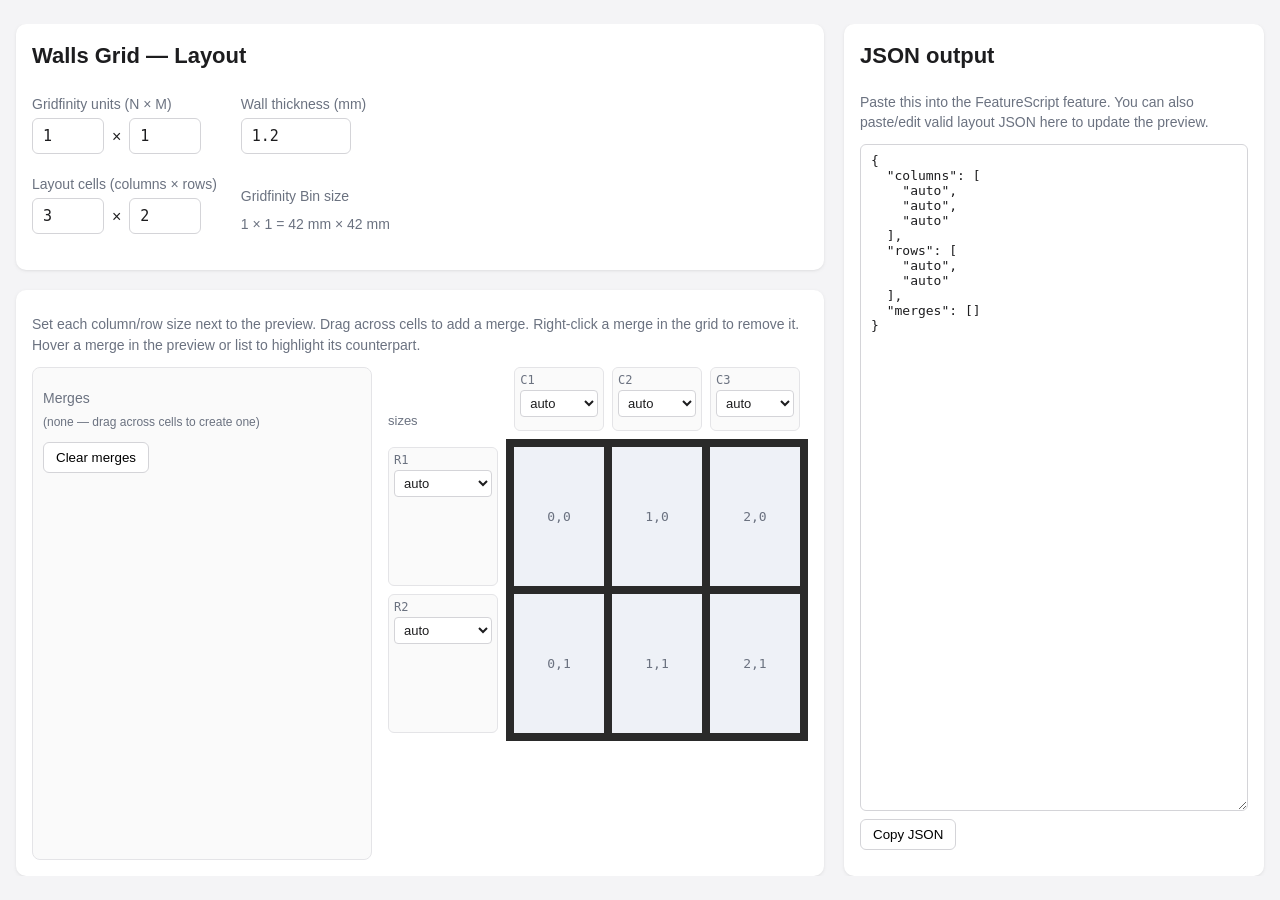
<file: featurescripts/dividers/preview.html>
<!doctype html>
<html lang="en">
<head>
<meta charset="utf-8">
<title>Walls Grid — Layout Preview</title>
<style>
  :root {
    --bg: #f4f4f6;
    --panel: #ffffff;
    --ink: #1d1d1f;
    --muted: #6b7280;
    --wall: #2a2a2a;
    --cell: #eef1f7;
    --accent: #1f6feb;
    --merge: #d6e8ff;
    --merge-border: #1f6feb;
    --error: #b91c1c;
    --shadow: 0 1px 2px rgba(0,0,0,.04), 0 1px 4px rgba(0,0,0,.06);
    --mono: ui-monospace, "SF Mono", Menlo, Consolas, monospace;
  }
  * { box-sizing: border-box; }
  html, body { height: 100%; margin: 0; padding: 0; background: var(--bg); color: var(--ink);
              overflow: hidden; font: 16px/1.45 -apple-system, BlinkMacSystemFont, "Segoe UI", Roboto, sans-serif; }
  main { width: 100%; height: calc(100vh - 48px); max-width: none; margin: 24px auto; padding: 0 16px; display: grid;
         grid-template-columns: minmax(0, 1fr) minmax(320px, 420px); gap: 20px; align-items: stretch; overflow: hidden; }
  h1 { font-size: 22px; margin: 0 0 12px; }
  .workspace { display: grid; grid-template-rows: auto minmax(0, 1fr); gap: 20px; min-width: 0; min-height: 0; }
  .panel, .stage { background: var(--panel); border-radius: 10px; padding: 16px; box-shadow: var(--shadow); min-width: 0; min-height: 0; }
  .stage { display: flex; flex-direction: column; overflow: hidden; }
  label { display: block; font-size: 14px; color: var(--muted); margin: 10px 0 4px; }
  input[type=text], input[type=number], textarea, select {
    width: 100%; padding: 8px 10px; border: 1px solid #d4d4d8; border-radius: 6px;
    background: #fff; font: 15px var(--mono); color: var(--ink);
  }
  select { font-family: inherit; }
  textarea { resize: vertical; min-height: 140px; font-size: 13px; }
  .row { display: grid; grid-template-columns: 1fr 1fr; gap: 10px; }
  .settings-grid { display: grid; grid-template-columns: max-content max-content 1fr; gap: 10px 24px; align-items: end; }
  .setting-pair.grid-units { grid-column: 1; grid-row: 1; }
  .setting-thickness { grid-column: 2; grid-row: 1; }
  .setting-pair.layout-units { grid-column: 1; grid-row: 2; }
  .setting-display { grid-column: 2 / span 2; grid-row: 2; }
  .pair-inputs { display: flex; align-items: center; gap: 8px; }
  .pair-inputs input { width: 72px; }
  .setting-thickness input { width: 110px; }
  .setting-wide { grid-column: span 2; min-width: 260px; }
  .output-panel { position: sticky; top: 16px; height: 100%; display: flex; flex-direction: column; overflow: hidden; }
  .output-panel textarea { min-height: 0; height: auto; flex: 1 1 auto; overflow: auto; }
  button { font: 15px inherit; padding: 7px 12px; border: 1px solid #d4d4d8;
           background: #fff; border-radius: 6px; cursor: pointer; }
  button:hover { background: #f5f5f7; }
  button.ghost { border: none; background: transparent; color: var(--accent); padding: 4px 6px; }
  .derived { color: var(--muted); font-size: 14px; margin-top: 8px; }
  .stage-body { display: grid; grid-template-columns: minmax(260px, 340px) minmax(0, 1fr); gap: 16px; align-items: stretch; flex: 1 1 auto; min-height: 0; overflow: hidden; }
  .merge-sidebar { background: #fafafa; border: 1px solid #e4e4e7; border-radius: 8px; padding: 10px; height: 100%; overflow: auto; }
  .merges { display: flex; flex-direction: column; gap: 6px; margin-top: 6px; }
  .merge-row { display: flex; align-items: center; justify-content: space-between; gap: 8px;
               font: 12px var(--mono); white-space: nowrap; border-radius: 6px; padding: 3px 4px; }
  .merge-row.highlight { background: var(--merge); }
  .hint { font-size: 14px; color: var(--muted); margin: 8px 0 12px; }
  .err { color: var(--error); font-size: 14px; margin-top: 6px; min-height: 1em; }
  .layout-editor { display: grid; grid-template-columns: 110px minmax(0, 1fr); grid-template-rows: auto minmax(0, 1fr);
                   gap: 8px; align-items: start; justify-items: start; overflow: hidden; min-height: 0; height: 100%; padding-bottom: 0; }
  .corner { grid-column: 1; grid-row: 1; color: var(--muted); font-size: 13px; align-self: end; }
  .col-controls { grid-column: 2; grid-row: 1; display: grid; gap: 0; align-items: end; min-width: 0; overflow: hidden; }
  .row-controls { grid-column: 1; grid-row: 2; display: grid; gap: 0; min-width: 110px; overflow: hidden; }
  .track-control { background: #fafafa; border: 1px solid #e4e4e7; border-radius: 6px; padding: 5px;
                   min-width: 0; min-height: 64px; overflow: hidden; }
  .track-control .track-title { color: var(--muted); font: 12px var(--mono); margin-bottom: 3px; white-space: nowrap; }
  .track-control select, .track-control input { padding: 4px 5px; font-size: 13px; border-radius: 4px; }
  .track-control input { margin-top: 4px; }
  .grid {
    grid-column: 2; grid-row: 2;
    display: grid; background: var(--wall); gap: 0;
    border: 0; padding: 0; user-select: none;
    width: 100%; min-width: 0; aspect-ratio: 4 / 3;
  }
  .cell {
    background: var(--cell); position: relative; cursor: crosshair;
    transition: background 80ms ease;
    display: flex; align-items: center; justify-content: center;
    font: 13px var(--mono); color: var(--muted);
  }
  .cell:hover { background: #dfe4ec; }
  .cell.selecting { background: #cfe2ff; }
  .grid.dragging .cell.selecting { background: rgba(34, 197, 94, .36); }
  .merge-overlay {
    background: var(--merge); outline: none;
    pointer-events: none; z-index: 2;
    display: flex; align-items: center; justify-content: center;
    font: 13px var(--mono); color: var(--accent);
  }
  .merge-overlay.highlight { background: #bcdcff; z-index: 3; }
  .grid.dragging .merge-overlay { background: rgba(214, 232, 255, .5); outline: 6px dashed var(--merge-border); outline-offset: -6px; opacity: 1; }
  .toolbar { display: flex; gap: 8px; flex-wrap: wrap; margin-bottom: 10px; }
  details { margin-top: 14px; }
  summary { cursor: pointer; color: var(--muted); font-size: 12px; }
  @media (max-width: 900px) {
    html, body { overflow: auto; }
    main { height: auto; grid-template-columns: 1fr; margin-top: 12px; overflow: visible; }
    .workspace { min-height: 0; }
    .stage { overflow: visible; }
    .output-panel { position: static; height: auto; }
    .output-panel textarea { height: auto; min-height: 220px; flex: none; }
    .settings-grid { grid-template-columns: repeat(auto-fit, minmax(180px, 1fr)); }
    .setting-pair.grid-units, .setting-thickness, .setting-pair.layout-units, .setting-display { grid-column: auto; grid-row: auto; }
    .setting-wide { grid-column: 1 / -1; }
    .stage-body { grid-template-columns: 1fr; overflow: visible; }
    .merge-sidebar { height: auto; max-height: 220px; }
    .layout-editor { height: 70vh; min-height: 360px; }
  }
</style>
</head>
<body>
<main>
  <div class="workspace">
    <section class="panel">
      <h1>Walls Grid — Layout</h1>
      <div class="settings-grid">
        <div class="setting-pair grid-units">
          <label>Gridfinity units (N × M)</label>
          <div class="pair-inputs">
            <input id="boxCols" type="number" value="1" step="1" min="1" aria-label="Gridfinity width units">
            <span>×</span>
            <input id="boxRows" type="number" value="1" step="1" min="1" aria-label="Gridfinity depth units">
          </div>
        </div>
        <div class="setting-thickness">
          <label>Wall thickness (mm)</label>
          <input id="thickness" type="number" value="1.2" step="0.1" min="0" disabled>
        </div>
        <div class="setting-pair layout-units">
          <label>Layout cells (columns × rows)</label>
          <div class="pair-inputs">
            <input id="colCount" type="number" value="3" step="1" min="1" aria-label="Layout columns">
            <span>×</span>
            <input id="rowCount" type="number" value="2" step="1" min="1" aria-label="Layout rows">
          </div>
        </div>
        <div class="setting-display">
          <label>Gridfinity Bin size</label>
          <div class="derived"><span id="derivedSize"></span></div>
        </div>
      </div>
      <div class="err" id="err"></div>
    </section>

    <section class="stage">
      <div class="hint">Set each column/row size next to the preview. Drag across cells to add a merge. Right-click a merge in the grid to remove it. Hover a merge in the preview or list to highlight its counterpart.</div>
      <div class="stage-body">
        <aside class="merge-sidebar">
          <label>Merges</label>
          <div id="merges" class="merges"></div>
          <div class="toolbar" style="margin-top:10px">
            <button id="clearMerges">Clear merges</button>
          </div>
        </aside>
        <div id="layoutEditor" class="layout-editor">
          <div class="corner">sizes</div>
          <div id="colControls" class="col-controls"></div>
          <div id="rowControls" class="row-controls"></div>
          <div id="grid" class="grid"></div>
        </div>
      </div>
    </section>
  </div>

  <aside class="panel output-panel">
    <h1>JSON output</h1>
    <div class="hint">Paste this into the FeatureScript feature. You can also paste/edit valid layout JSON here to update the preview.</div>
    <textarea id="out"></textarea>
    <div class="toolbar" style="margin-top:8px">
      <button id="copy">Copy JSON</button>
    </div>
  </aside>
</main>

<script>
const $ = (id) => document.getElementById(id);
const GRIDFINITY_MM = 42;
const UNIT_FACTORS_TO_MM = {
  mm: 1, millimeter: 1, millimeters: 1,
  cm: 10, centimeter: 10, centimeters: 10,
  m: 1000, meter: 1000, meters: 1000,
  in: 25.4, inch: 25.4, inches: 25.4,
};
const UNIT_NAMES = Object.keys(UNIT_FACTORS_TO_MM).sort((a, b) => b.length - a.length);

const state = {
  boxCols: 1,
  boxRows: 1,
  cols: [
    { kind: 'auto', expr: '1' },
    { kind: 'auto', expr: '1' },
    { kind: 'auto', expr: '1' },
  ],
  rows: [
    { kind: 'auto', expr: '1' },
    { kind: 'auto', expr: '1' },
  ],
  thickness: 1.2,
  merges: [],
  highlightedMerge: null,
};

function newTrack() {
  return { kind: 'auto', expr: '1' };
}

function cloneTrack(t) {
  return { kind: t.kind, expr: t.expr };
}

function gridWidth() {
  return state.boxCols * GRIDFINITY_MM;
}

function gridDepth() {
  return state.boxRows * GRIDFINITY_MM;
}

function evalNumberExpression(expr, label) {
  const s = String(expr ?? '').trim();
  if (!s) throw new Error(label + ' expression is empty.');
  if (!/^[0-9+\-*\/().\s]+$/.test(s))
    throw new Error(label + ' may only use numbers and + - * / ( ).');
  let value;
  try {
    value = Function('"use strict"; return (' + s + ');')();
  } catch (e) {
    throw new Error('Cannot evaluate ' + label + ': ' + s);
  }
  if (typeof value !== 'number' || !Number.isFinite(value) || value <= 0)
    throw new Error(label + ' must evaluate to a positive number.');
  return value;
}

function splitLengthExpression(expr) {
  let s = String(expr ?? '').trim();
  for (const unit of UNIT_NAMES) {
    if (s.toLowerCase().endsWith(unit)) {
      const body = s.slice(0, -unit.length).trim();
      if (body && !/[a-zA-Z]$/.test(body))
        return { body, unit };
    }
  }
  if (/[a-zA-Z]/.test(s))
    throw new Error('Unknown length unit in: ' + s);
  return { body: s, unit: 'mm' };
}

function evalLengthMm(expr, label) {
  const split = splitLengthExpression(expr);
  return evalNumberExpression(split.body, label) * UNIT_FACTORS_TO_MM[split.unit.toLowerCase()];
}

function resolveTrackSizes(tracks, total, label) {
  let fixedTotal = 0;
  let flexTotal = 0;
  const fixed = [];
  const flex = [];
  for (let i = 0; i < tracks.length; i++) {
    const t = tracks[i];
    if (t.kind === 'fixed') {
      const mm = evalLengthMm(t.expr, label + ' ' + (i + 1));
      fixed[i] = mm;
      fixedTotal += mm;
    } else if (t.kind === 'frac') {
      const weight = evalNumberExpression(t.expr, label + ' ' + (i + 1));
      flex[i] = weight;
      flexTotal += weight;
    } else {
      flex[i] = 1;
      flexTotal += 1;
    }
  }

  const remaining = total - fixedTotal;
  if (remaining < -1e-9)
    throw new Error('Fixed ' + label.toLowerCase() + ' sizes exceed total ' + total + ' mm.');
  if (flexTotal === 0 && remaining > 1e-9)
    throw new Error('Fixed ' + label.toLowerCase() + ' sizes do not fill the total and there are no auto/fractional tracks.');

  return tracks.map((t, i) => t.kind === 'fixed' ? fixed[i] : remaining * (flex[i] / flexTotal));
}

function computeLayout() {
  const width = gridWidth();
  const depth = gridDepth();
  return {
    width,
    depth,
    colSizes: resolveTrackSizes(state.cols, width, 'Column'),
    rowSizes: resolveTrackSizes(state.rows, depth, 'Row'),
  };
}

function fallbackLayout() {
  return {
    width: gridWidth(),
    depth: gridDepth(),
    colSizes: state.cols.map(() => GRIDFINITY_MM),
    rowSizes: state.rows.map(() => GRIDFINITY_MM),
  };
}

function sizeTemplate(sizes) {
  return sizes.map(v => Math.max(v, 0.001) + 'fr').join(' ');
}

function trackToJson(t, axis, i) {
  if (t.kind === 'auto') return 'auto';
  if (t.kind === 'frac') return +evalNumberExpression(t.expr, axis + ' ' + (i + 1)).toFixed(9);
  return +evalLengthMm(t.expr, axis + ' ' + (i + 1)).toFixed(6) + ' mm';
}

function toJson() {
  return {
    columns: state.cols.map((t, i) => trackToJson(t, 'Column', i)),
    rows: state.rows.map((t, i) => trackToJson(t, 'Row', i)),
    merges: state.merges.map(m => ({ cols: [m.c0, m.c1], rows: [m.r0, m.r1] })),
  };
}

function trackFromJson(entry, label) {
  if (entry === 'auto')
    return { kind: 'auto', expr: '1' };
  if (typeof entry === 'number') {
    if (!Number.isFinite(entry) || entry <= 0)
      throw new Error(label + ' fraction must be a positive number.');
    return { kind: 'frac', expr: String(entry) };
  }
  if (typeof entry === 'string') {
    const s = entry.trim();
    if (s === 'auto')
      return { kind: 'auto', expr: '1' };
    if (s.toLowerCase().startsWith('frac:')) {
      const expr = s.slice(5).trim();
      evalNumberExpression(expr, label + ' fraction');
      return { kind: 'frac', expr };
    }
    if (s.toLowerCase().startsWith('len:')) {
      const expr = s.slice(4).trim();
      evalLengthMm(expr, label + ' length');
      return { kind: 'fixed', expr };
    }
    if (/[a-zA-Z]/.test(s)) {
      evalLengthMm(s, label + ' length');
      return { kind: 'fixed', expr: s };
    }
    evalNumberExpression(s, label + ' fraction');
    return { kind: 'frac', expr: s };
  }
  throw new Error(label + ' must be "auto", a positive number, a length string, or frac:/len: expression.');
}

function mergeFromJson(m, ncols, nrows, label) {
  if (!m || typeof m !== 'object' || !Array.isArray(m.cols) || !Array.isArray(m.rows) || m.cols.length !== 2 || m.rows.length !== 2)
    throw new Error(label + ' must look like {"cols":[a,b],"rows":[c,d]}.');

  const c0 = Math.floor(Number(m.cols[0]));
  const c1 = Math.floor(Number(m.cols[1]));
  const r0 = Math.floor(Number(m.rows[0]));
  const r1 = Math.floor(Number(m.rows[1]));
  if (![c0, c1, r0, r1].every(Number.isFinite))
    throw new Error(label + ' indices must be numbers.');
  if (c0 < 0 || c1 >= ncols || c0 > c1)
    throw new Error(label + ' columns are out of range or reversed.');
  if (r0 < 0 || r1 >= nrows || r0 > r1)
    throw new Error(label + ' rows are out of range or reversed.');
  return { c0, c1, r0, r1 };
}

function positiveIntFromJson(value, fallback, label) {
  if (value === undefined)
    return fallback;
  const n = Math.floor(Number(value));
  if (!Number.isFinite(n) || n < 1)
    throw new Error(label + ' must be a positive integer.');
  return n;
}

function parseLayoutJsonText(text) {
  const parsed = JSON.parse(text);
  if (!parsed || typeof parsed !== 'object' || Array.isArray(parsed))
    throw new Error('Top-level JSON must be an object.');
  if (!Array.isArray(parsed.columns) || parsed.columns.length === 0)
    throw new Error('JSON must contain a non-empty "columns" array.');
  if (!Array.isArray(parsed.rows) || parsed.rows.length === 0)
    throw new Error('JSON must contain a non-empty "rows" array.');

  const cols = parsed.columns.map((x, i) => trackFromJson(x, 'Column ' + (i + 1)));
  const rows = parsed.rows.map((x, i) => trackFromJson(x, 'Row ' + (i + 1)));
  const mergesRaw = parsed.merges === undefined ? [] : parsed.merges;
  if (!Array.isArray(mergesRaw))
    throw new Error('"merges" must be an array.');
  const merges = mergesRaw.map((m, i) => mergeFromJson(m, cols.length, rows.length, 'Merge ' + (i + 1)));

  const gridfinity = parsed.gridfinity && typeof parsed.gridfinity === 'object' ? parsed.gridfinity : {};
  return {
    cols,
    rows,
    merges,
    boxCols: positiveIntFromJson(parsed.boxCols ?? gridfinity.cols, state.boxCols, 'Gridfinity width units'),
    boxRows: positiveIntFromJson(parsed.boxRows ?? gridfinity.rows, state.boxRows, 'Gridfinity depth units'),
  };
}

function applyLayoutJsonText(text) {
  const next = parseLayoutJsonText(text);
  state.boxCols = next.boxCols;
  state.boxRows = next.boxRows;
  state.cols = next.cols;
  state.rows = next.rows;
  state.merges = next.merges;
  state.highlightedMerge = null;
}

function isCovered(r, c, merges) {
  return merges.findIndex(m => c >= m.c0 && c <= m.c1 && r >= m.r0 && r <= m.r1);
}

function setCount(axis, count) {
  const arr = axis === 'cols' ? state.cols : state.rows;
  count = Math.max(1, Math.floor(Number(count) || 1));
  while (arr.length < count) arr.push(newTrack());
  if (arr.length > count) arr.length = count;
  filterMerges();
}

function setBoxUnits(axis, count) {
  count = Math.max(1, Math.floor(Number(count) || 1));
  if (axis === 'cols')
    state.boxCols = count;
  else
    state.boxRows = count;
}

function filterMerges() {
  state.merges = state.merges.filter(m =>
    m.c0 >= 0 && m.c1 < state.cols.length &&
    m.r0 >= 0 && m.r1 < state.rows.length
  );
  if (state.highlightedMerge != null && state.highlightedMerge >= state.merges.length)
    state.highlightedMerge = null;
}

function renderTrackControls(layout) {
  renderAxisControls('cols', $('colControls'), state.cols, layout.colSizes);
  renderAxisControls('rows', $('rowControls'), state.rows, layout.rowSizes);
}

function styleAxisControls(axis, wrap, sizes) {
  if (axis === 'cols') {
    wrap.style.gridTemplateColumns = sizeTemplate(sizes);
    wrap.style.gridTemplateRows = '';
    wrap.style.columnGap = `${(state.thickness / Math.max(gridWidth(), 1)) * 100}%`;
    wrap.style.rowGap = '0';
    wrap.style.padding = `0 ${(state.thickness / Math.max(gridWidth(), 1)) * 100}%`;
  } else {
    wrap.style.gridTemplateColumns = '';
    wrap.style.gridTemplateRows = sizeTemplate(sizes);
    wrap.style.rowGap = `${(state.thickness / Math.max(gridDepth(), 1)) * 100}%`;
    wrap.style.columnGap = '0';
    wrap.style.padding = `${(state.thickness / Math.max(gridDepth(), 1)) * 100}% 0`;
  }
}

function renderAxisControls(axis, wrap, tracks, sizes) {
  wrap.innerHTML = '';
  styleAxisControls(axis, wrap, sizes);

  tracks.forEach((track, i) => {
    const el = document.createElement('div');
    el.className = 'track-control';
    const title = document.createElement('div');
    title.className = 'track-title';
    title.textContent = (axis === 'cols' ? 'C' : 'R') + (i + 1);
    el.appendChild(title);

    const sel = document.createElement('select');
    sel.innerHTML = '<option value="auto">auto</option><option value="frac">fractional</option><option value="fixed">length</option>';
    sel.value = track.kind;
    sel.addEventListener('change', () => {
      track.kind = sel.value;
      if (track.kind === 'frac' && !track.expr) track.expr = '1';
      if (track.kind === 'fixed' && !track.expr) track.expr = '42';
      render();
    });
    el.appendChild(sel);

    if (track.kind !== 'auto') {
      const input = document.createElement('input');
      input.type = 'text';
      input.value = track.expr;
      input.placeholder = track.kind === 'frac' ? 'e.g. 1/3' : 'mm, e.g. 42/2';
      input.addEventListener('input', () => {
        track.expr = input.value;
        refresh();
      });
      el.appendChild(input);
    }

    wrap.appendChild(el);
  });
}

let latestLayout = null;

function renderGrid(layout) {
  latestLayout = layout;
  const grid = $('grid');
  const width = layout.width || 1;
  const depth = layout.depth || 1;
  const t = state.thickness || 0;

  grid.style.gridTemplateColumns = sizeTemplate(layout.colSizes);
  grid.style.gridTemplateRows = sizeTemplate(layout.rowSizes);
  grid.style.aspectRatio = width + ' / ' + depth;
  grid.style.columnGap = `${(t / width) * 100}%`;
  grid.style.rowGap = `${(t / depth) * 100}%`;
  // CSS top/bottom percentage padding is measured against the element width,
  // so use width here too; otherwise top/bottom walls get too large when width != depth.
  grid.style.padding = `${(t / width) * 100}% ${(t / width) * 100}%`;
  grid.innerHTML = '';

  const nC = state.cols.length, nR = state.rows.length;
  for (let r = 0; r < nR; r++) {
    for (let c = 0; c < nC; c++) {
      const el = document.createElement('div');
      el.className = 'cell';
      el.style.gridColumn = `${c + 1} / ${c + 2}`;
      el.style.gridRow = `${r + 1} / ${r + 2}`;
      el.dataset.r = r;
      el.dataset.c = c;
      el.textContent = `${c},${r}`;
      grid.appendChild(el);
    }
  }

  state.merges.forEach((m, idx) => {
    const ov = document.createElement('div');
    ov.className = 'merge-overlay' + (idx === state.highlightedMerge ? ' highlight' : '');
    ov.style.gridColumn = `${m.c0 + 1} / ${m.c1 + 2}`;
    ov.style.gridRow = `${m.r0 + 1} / ${m.r1 + 2}`;
    ov.dataset.mergeIndex = idx;
    ov.textContent = `[${m.c0}–${m.c1}] × [${m.r0}–${m.r1}]`;
    grid.appendChild(ov);
  });
  fitPreview(layout);
}

function fitPreview(layout) {
  requestAnimationFrame(() => {
    if (layout !== latestLayout) return;

    const editor = $('layoutEditor');
    const grid = $('grid');
    const colControls = $('colControls');
    const rowControls = $('rowControls');
    const editorStyles = getComputedStyle(editor);
    const gapX = parseFloat(editorStyles.columnGap) || 8;
    const gapY = parseFloat(editorStyles.rowGap) || 8;
    const sideWidth = rowControls.getBoundingClientRect().width || 110;
    const topHeight = colControls.getBoundingClientRect().height || 0;
    const availableW = Math.max(1, editor.clientWidth - sideWidth - gapX);
    const availableH = Math.max(1, editor.clientHeight - topHeight - gapY);
    const totalW = Math.max(1, layout.width + 2 * state.thickness);
    const totalD = Math.max(1, layout.depth + 2 * state.thickness);
    const aspect = totalW / totalD;
    const fittedW = Math.max(1, Math.min(availableW, availableH * aspect));
    const fittedH = fittedW / aspect;
    const pxPerMmX = fittedW / totalW;
    const pxPerMmY = fittedH / totalD;
    const wallX = state.thickness * pxPerMmX;
    const wallY = state.thickness * pxPerMmY;

    grid.style.width = `${fittedW}px`;
    grid.style.height = `${fittedH}px`;
    grid.style.aspectRatio = 'auto';
    grid.style.columnGap = `${wallX}px`;
    grid.style.rowGap = `${wallY}px`;
    grid.style.padding = `${wallY}px ${wallX}px`;

    colControls.style.width = `${fittedW}px`;
    colControls.style.columnGap = `${wallX}px`;
    colControls.style.padding = `0 ${wallX}px`;
    rowControls.style.height = `${fittedH}px`;
    rowControls.style.rowGap = `${wallY}px`;
    rowControls.style.padding = `${wallY}px 0`;
  });
}

function renderMergesList() {
  const wrap = $('merges');
  wrap.innerHTML = '';
  if (state.merges.length === 0) {
    const m = document.createElement('div');
    m.style.color = 'var(--muted)'; m.style.fontSize = '12px';
    m.textContent = '(none — drag across cells to create one)';
    wrap.appendChild(m);
    return;
  }
  state.merges.forEach((m, i) => {
    const row = document.createElement('div');
    row.className = 'merge-row' + (i === state.highlightedMerge ? ' highlight' : '');
    row.addEventListener('mouseenter', () => setHighlightedMerge(i));
    row.addEventListener('mouseleave', () => setHighlightedMerge(null));
    const label = document.createElement('span');
    label.textContent = `cols [${m.c0}, ${m.c1}], rows [${m.r0}, ${m.r1}]`;
    const rm = document.createElement('button');
    rm.className = 'ghost';
    rm.textContent = 'remove';
    rm.onclick = () => { state.merges.splice(i, 1); state.highlightedMerge = null; render(); };
    row.appendChild(label);
    row.appendChild(rm);
    wrap.appendChild(row);
  });
}

function setHighlightedMerge(idx) {
  if (idx === -1) idx = null;
  if (state.highlightedMerge === idx) return;
  state.highlightedMerge = idx;
  document.querySelectorAll('.merge-overlay').forEach(el => {
    el.classList.toggle('highlight', Number(el.dataset.mergeIndex) === idx);
  });
  document.querySelectorAll('.merge-row').forEach((el, i) => {
    el.classList.toggle('highlight', i === idx);
  });
}

function refresh() {
  $('derivedSize').textContent = `${state.boxCols} × ${state.boxRows} = ${gridWidth()} mm × ${gridDepth()} mm`;
  $('err').textContent = '';
  let layout;
  try {
    layout = computeLayout();
    styleAxisControls('cols', $('colControls'), layout.colSizes);
    styleAxisControls('rows', $('rowControls'), layout.rowSizes);
    renderGrid(layout);
    $('out').value = JSON.stringify(toJson(), null, 2);
  } catch (e) {
    $('err').textContent = e.message;
    layout = fallbackLayout();
    styleAxisControls('cols', $('colControls'), layout.colSizes);
    styleAxisControls('rows', $('rowControls'), layout.rowSizes);
    renderGrid(layout);
    $('out').value = '';
  }
  renderMergesList();
}

function render() {
  $('boxCols').value = state.boxCols;
  $('boxRows').value = state.boxRows;
  $('colCount').value = state.cols.length;
  $('rowCount').value = state.rows.length;
  state.thickness = Math.max(0, parseFloat($('thickness').value) || 0);
  let layout;
  try { layout = computeLayout(); } catch (e) { layout = fallbackLayout(); }
  renderTrackControls(layout);
  refresh();
}

// -------- Drag-select merge creation --------
let drag = null;

function cellAt(e) {
  const el = e.target.closest('.cell');
  if (!el) return null;
  return { r: +el.dataset.r, c: +el.dataset.c };
}

function mergeAtPointer(e) {
  const overlays = Array.from(document.querySelectorAll('.merge-overlay'));
  for (let i = overlays.length - 1; i >= 0; i--) {
    const rect = overlays[i].getBoundingClientRect();
    if (e.clientX >= rect.left && e.clientX <= rect.right && e.clientY >= rect.top && e.clientY <= rect.bottom)
      return Number(overlays[i].dataset.mergeIndex);
  }
  return null;
}

$('grid').addEventListener('mousedown', e => {
  if (e.button !== 0) return;
  const at = cellAt(e);
  if (!at) return;
  drag = { startR: at.r, startC: at.c, endR: at.r, endC: at.c };
  $('grid').classList.add('dragging');
  setHighlightedMerge(null);
  paintDrag();
  e.preventDefault();
});
$('grid').addEventListener('mousemove', e => {
  const at = cellAt(e);
  if (drag) {
    if (!at) return;
    drag.endR = at.r; drag.endC = at.c;
    paintDrag();
    return;
  }
  const mergeIdx = mergeAtPointer(e);
  setHighlightedMerge(mergeIdx != null ? mergeIdx : (at ? isCovered(at.r, at.c, state.merges) : null));
});
$('grid').addEventListener('mouseleave', () => {
  if (!drag) setHighlightedMerge(null);
});
$('grid').addEventListener('contextmenu', e => {
  const at = cellAt(e);
  const idx = mergeAtPointer(e) ?? (at ? isCovered(at.r, at.c, state.merges) : -1);
  if (idx != null && idx >= 0) {
    state.merges.splice(idx, 1);
    state.highlightedMerge = null;
    render();
    e.preventDefault();
  }
});
window.addEventListener('mouseup', () => {
  if (!drag) return;
  const r0 = Math.min(drag.startR, drag.endR);
  const r1 = Math.max(drag.startR, drag.endR);
  const c0 = Math.min(drag.startC, drag.endC);
  const c1 = Math.max(drag.startC, drag.endC);
  drag = null;
  $('grid').classList.remove('dragging');
  if (r0 !== r1 || c0 !== c1) {
    state.merges.push({ c0, c1, r0, r1 });
  }
  render();
});

function paintDrag() {
  if (!drag) return;
  const r0 = Math.min(drag.startR, drag.endR);
  const r1 = Math.max(drag.startR, drag.endR);
  const c0 = Math.min(drag.startC, drag.endC);
  const c1 = Math.max(drag.startC, drag.endC);
  document.querySelectorAll('.cell').forEach(el => {
    const r = +el.dataset.r, c = +el.dataset.c;
    el.classList.toggle('selecting', r >= r0 && r <= r1 && c >= c0 && c <= c1);
  });
}

// -------- Input handling --------
$('boxCols').addEventListener('input', () => { setBoxUnits('cols', $('boxCols').value); render(); });
$('boxRows').addEventListener('input', () => { setBoxUnits('rows', $('boxRows').value); render(); });
$('colCount').addEventListener('input', () => { setCount('cols', $('colCount').value); render(); });
$('rowCount').addEventListener('input', () => { setCount('rows', $('rowCount').value); render(); });
$('thickness').addEventListener('input', () => { state.thickness = Math.max(0, parseFloat($('thickness').value) || 0); render(); });
$('clearMerges').onclick = () => { state.merges = []; state.highlightedMerge = null; render(); };
$('out').addEventListener('input', () => {
  const text = $('out').value.trim();
  if (!text) {
    $('err').textContent = 'JSON input is empty.';
    return;
  }
  try {
    applyLayoutJsonText(text);
    render();
  } catch (e) {
    $('err').textContent = 'JSON input: ' + e.message;
  }
});
$('copy').onclick = async () => {
  try {
    const minified = $('out').value ? JSON.stringify(JSON.parse($('out').value)) : '';
    await navigator.clipboard.writeText(minified);
    $('copy').textContent = 'Copied minified JSON!';
    setTimeout(()=>$('copy').textContent='Copy JSON', 1200);
  } catch(e) {}
};
window.addEventListener('resize', () => { if (latestLayout) fitPreview(latestLayout); });

render();
</script>
</body>
</html>
</file>
